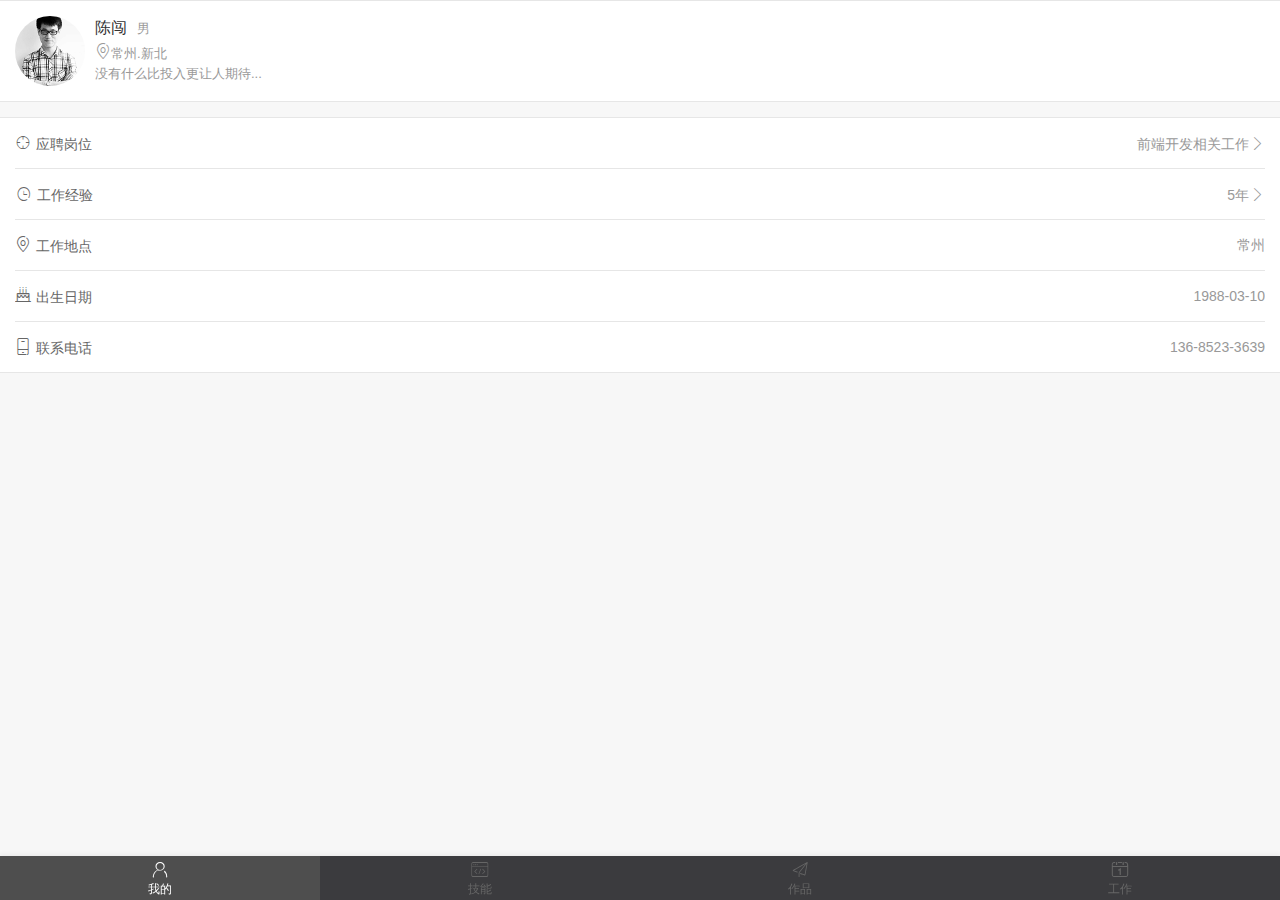
<file: index.html>
<!DOCTYPE html><html><head><meta charset=utf-8><meta name=viewport content="width=device-width,initial-scale=1,minimum-scale=1,maximum-scale=1,user-scalable=no"><meta name=format-detection content="telephone=no"><title>我的简历</title><link href=./static/css/app.7583b99dcdda62bdcbc6e8840151c86d.css rel=stylesheet></head><body><div id=app></div><script src=static/js/jquery-1.9.0.min.js></script><script src=static/js/mine.js></script><script type=text/javascript src=./static/js/manifest.197bc6d1ebd7aa167c52.js></script><script type=text/javascript src=./static/js/vendor.f3ba919b5373fc580d12.js></script><script type=text/javascript src=./static/js/app.f023192f9c94be9042e9.js></script></body></html>
</file>
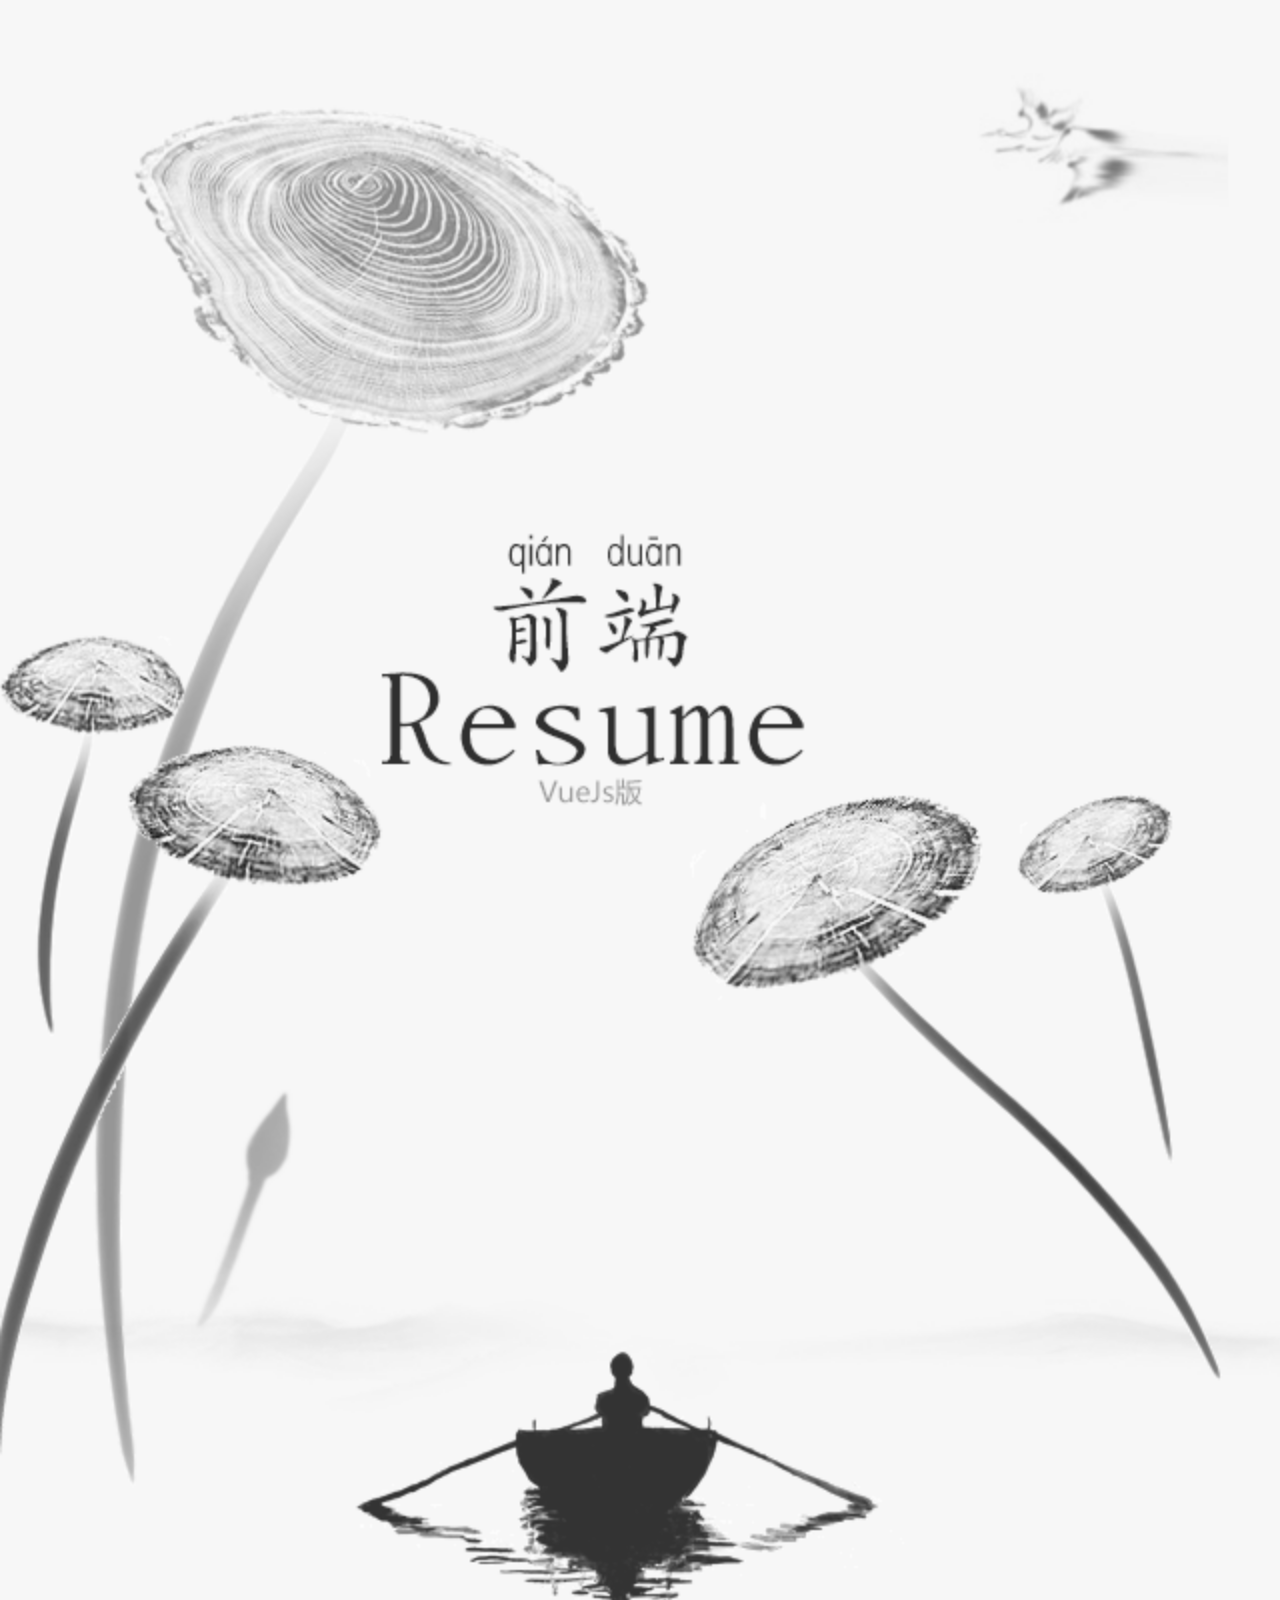
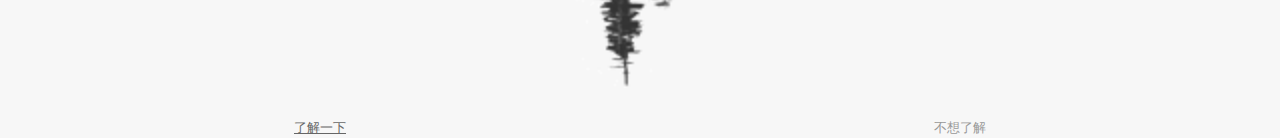
<file: welcome.html>
<!DOCTYPE html>
<html>
<head lang="en">
    <meta charset="UTF-8">
    <meta name="viewport" content="width=device-width,initial-scale=1.0,minimum-scale=1.0,maximum-scale=1.0,user-scalable=no" /><!--禁止缩放-->
    <meta name="format-detection" content="telephone=no" /><!--忽略数字为电话号码-->
    <title>我的简历</title>
    <link rel="stylesheet" href="static/css/app.7583b99dcdda62bdcbc6e8840151c86d.css"/>
    <style>
    .welcome_links{
    	width: 100%;
    }
	.welcome_links .flex{
		float: left;
		width: 50%;
		display: inline-block;
		text-align:center;
	}
    </style>
</head>
<body>

    <div class="welcome_wrap">
        <div class="welcome" v-if="welcome">
            <div class="welcome_img">
                <img :src="url_img">
            </div>
        </div>

        <div class="miss_box" v-if="!welcome">
            <div class="miss_img">
                <img :src="miss_img">
            </div>
            <p :class="{tip:isActive}">多送一次选择的机会</p>
        </div>

        <div class="welcome_links box_flex">
            <a :class="[{flex:isActive},{a_dec:isActive}]" href="index.html">了解一下</a>
            <a :class="[{flex:isActive},{c_9:isActive}]" href="javascript:void(0);" @click="miss_Page()">不想了解</a>
        </div>

    </div>

    <script src="static/js/jquery-1.9.0.min.js"></script>
    <script src="static/js/vue.js"></script>
    <script>
        new Vue({
            el:'.welcome_wrap',
            data:{
                isActive:true,
                welcome:true,
                url_img:'static/images/welcome.png',
                miss_img:'static/images/miss.png'
            },
            methods:{
                miss_Page: function () {
                    this.welcome=false
                }
            }
        })
    </script>
</body>
</html>
</file>
<file: static/css/app.7583b99dcdda62bdcbc6e8840151c86d.css>
blockquote,body,button,dd,dl,dt,fieldset,form,h1,h2,h3,h4,h5,h6,hr,img,input,legend,li,ol,p,pre,td,textarea,th,ul{border:none;margin:0;padding:0;outline:none;-webkit-font-smoothing:antialiased;-webkit-text-size-adjust:100%!important}body{margin:0 auto;box-sizing:border-box;background:#f7f7f7}body,button,input,select,textarea{font:12px/1.5 Helvetica,Arial,Microsoft Yahei,Hiragino Sans GB,Heiti SC,WenQuanYi Micro Hei,sans-serif}h1,h2,h3,h4,h5,h6{font-size:100%;font-weight:400}:focus{outline:0}img{width:100%;border:none;vertical-align:top}em,i{font-style:normal}ol,ul{list-style:none}a{color:#666;text-decoration:none}input::-webkit-input-placeholder,textarea::-webkit-input-placeholder{color:#c5c5c5}table{border-collapse:collapse}textarea{resize:none;overflow:auto}a,button,input,select,textarea{background:none;-webkit-tap-highlight-color:rgba(255,0,0,0);outline:none;-webkit-appearance:none}.clearfix:after{content:".";display:block;visibility:hidden;height:0;clear:both}.clearfix{zoom:1}.fl{float:left}.fr{float:right}.ml_10{margin-left:10px}.mt_15{margin-top:15px}.c_9{color:#999}.a_dec{text-decoration:underline}.welcome_links{margin-top:30px;font-size:13px;color:#444}.miss_img{margin:200px auto 0;width:68%}.tip{font-size:12px;text-align:center;margin:20px 0;color:#666}.footer,.mine_nav{width:100%;height:44px}.mine_nav{position:fixed;left:0;bottom:0;z-index:999;background:#3b3b3e;box-shadow:0 -1px 5px 1px rgba(0,0,0,.05)}.mine_nav .iconfont{font-size:18px}.mine_nav p{line-height:1}.mine_nav .flex{float:left;height:44px;width:25%;display:inline-block;text-align:center}.mine_box{padding:0 15px;background:#fff;border-top:1px solid #e6e6e6;border-bottom:1px solid #e6e6e6}.mine_info{padding:15px;overflow:hidden}.mine_pic,.mine_pic img{width:70px;height:70px;border-radius:50%}.mine_nav .router-link-active{color:#fff;background:#4e4e4e}.mine_text{margin-left:80px}.main_txt{font-size:16px;color:#333}.aff_txt{font-size:13px;color:#999}.info_list{margin-top:15px}.info_list .info_item{display:block;width:100%;height:50px;line-height:50px;font-size:14px;border-bottom:1px solid #e6e6e6;overflow:hidden}.info_list .info_item:last-child{border-bottom:none}.info_item>.iconfont{margin-right:5px}.item_aff{float:right;color:#999}.skill_box{width:100%;height:100vh;background:#3b3b3e;overflow:hidden}.skill_item{width:100%;padding-top:90px;margin:0 auto}.skill_ad{position:absolute;top:60px;left:50%;margin-left:-36px;width:72px;height:72px;line-height:72px;text-align:center;color:#fff;font-size:36px;border-radius:50%}.skill_ps{background:#1263a7}.skill_h5{background:#fc6628}.skill_js{background:#f7d12d}.skill_jq{background:#0769ad}.skill_php{background:#8391cb}.skill_axure{background:#9e0ebf}.skill_vue{background:#27b473}.skill_desc{width:68%;padding:40px 5% 0;height:232px;border-radius:6px;margin:10px auto;text-align:center;font-size:14px;color:#666;background:#fff}.skill_name{font-size:20px;color:#333}.skill_txt{margin-top:10px;min-height:100px}.skill_age h3{font-size:18px;color:#333}.skill_age p{font-size:12px}.skill_card_cont{position:relative;height:100%;overflow:hidden}.skill_card{z-index:2;position:absolute;left:0;top:0;width:100%}.skill_card.reset{transition:transform .3s;-webkit-transform:translateX(0)!important;transform:translateX(0)!important}.skill_card.reset .skill_card_choice{transition:opacity .5s;opacity:0!important}.skill_card.inactive{transition:transform .5s}.skill_card.to-left{-webkit-transform:translateX(-30em) rotate(-30deg)!important;transform:translateX(-30em) rotate(-30deg)!important}.skill_card.to-right{-webkit-transform:translate(30em) rotate(30deg)!important;transform:translate(30em) rotate(30deg)!important}.skill_card.below{z-index:1}.skill_item .skill_bg{position:absolute;width:78%;left:11%;margin-top:10px}.works,.works_menu{background:#fff}.works_menu{position:fixed;top:0;padding:15px;width:100%;box-sizing:border-box}.menu_box{width:100%;height:34px;line-height:34px;border:1px solid #787878;background:#787878;border-radius:6px;overflow:hidden}.menu_box a.flex{display:inline-block;width:33.3%;text-align:center;font-size:13px;color:#cfcfcf;box-sizing:border-box;border-right:1px solid #a4a4a4}.menu_box a:last-child{border-right:none}.menu_box a.active{color:#333;background:#fff}.works_box{margin-top:64px;padding:0 15px;overflow:hidden}.works_box .work_item{float:left;width:50%;box-sizing:border-box;margin-bottom:15px}.works_box .work_item:nth-child(2n-1){padding-right:8px}.works_box .work_item:nth-child(2n){padding-left:8px}.work_item p{font-size:13px;text-align:center;color:#666;line-height:2}.view{position:relative;height:100%;overflow-y:scroll}.card__item{margin-bottom:15px;padding:15px;border-top:4px solid #404040;box-shadow:0 1px 3px rgba(0,0,0,.05),0 1px 2px rgba(0,0,0,.15);background:#fff;cursor:pointer;transition:all .5s cubic-bezier(.23,1,.32,1) .3s}.card__item-red{border-top-color:#d93434}.card__item-red.card__full-top,.card__item-red p.info-player_logo{background:#d93434}.card__item-red:hover .info-place,.card__item-red:hover .info-player__name{color:#d93434}.card__item-pink{border-top-color:#f0495c}.card__item-pink.card__full-top,.card__item-pink p.info-player_logo{background:#f0495c}.card__item-pink:hover .info-place,.card__item-pink:hover .info-player__name{color:#f0495c}.card__item-black{border-top-color:#5f5f5f}.card__item-black.card__full-top,.card__item-black p.info-player_logo{background:#5f5f5f}.card__item-black:hover .info-place,.card__item-black:hover .info-player__name{color:#5f5f5f}.card__item-purple{border-top-color:#b8337e}.card__item-purple.card__full-top,.card__item-purple p.info-player_logo{background:#b8337e}.card__item-purple:hover .info-place,.card__item-purple:hover .info-player__name{color:#b8337e}.card__item:hover{background:#fff}.card__item:hover .info-player_logo{-webkit-transform:scale(1.1);transform:scale(1.1)}.card__info{-webkit-box-pack:justify;-ms-flex-pack:justify;justify-content:space-between}.card__info,.card__info .info-player{display:-webkit-box;display:-ms-flexbox;display:flex;-webkit-box-align:center;-ms-flex-align:center;align-items:center}.card__info .info-player_logo{position:relative;width:60px;height:60px;margin-right:10px;text-align:center;background:silver;border-radius:50%;font-size:36px;color:#fff;overflow:hidden;transition:all .5s cubic-bezier(.23,1,.32,1)}.logo_p{position:absolute;left:50%;top:50%;width:55px;-webkit-transform:scaleY(1) translate(-50%,-50%);transform:scaleY(1) translate(-50%,-50%)}.card__info .info-player__name span{display:block;font-size:12px;margin:0;color:#666}.card__info .info-player__name small{display:block;font-size:15px;color:#333}.card__info .info-place{margin:0;font-size:24px;color:#999}.card__full{position:fixed;top:50%;left:50%;width:100%;height:100%;z-index:2;overflow-y:scroll;visibility:hidden;-webkit-transform-origin:top center;transform-origin:top center;-webkit-transform:scaleY(0) translate(-50%,-50%);transform:scaleY(0) translate(-50%,-50%);transition:all .5s cubic-bezier(.23,1,.32,1)}.card__full.active{visibility:visible;-webkit-transform:scaleY(1) translate(-50%,-50%);transform:scaleY(1) translate(-50%,-50%)}.card__full.active .card__full-handle,.card__full.active .card__full-info,.card__full.active .card__full-item,.card__full.active .card__full_logo{opacity:1}.card__full-bottom{width:100%;height:66%;padding:15px;box-sizing:border-box;background:#fff}.card__full-top{position:relative;width:100%;color:#fff;height:33%;line-height:8em;text-align:center;font-size:20px;background:#5171c3;overflow:hidden}.card__full-top svg{position:absolute;top:10px;left:15px;fill:#fff;width:32px;cursor:pointer;transition:all .5s cubic-bezier(.23,1,.32,1)}.card__full-top svg:hover{fill:#fff}.card__full-handle,.card__full-info,.card__full-item,.card__full-num{opacity:0;transition:all .5s cubic-bezier(.23,1,.32,1);transition-duration:2s;transition-delay:.35s}.card__full-num{color:#fff;font-size:140px}.card__full-handle,.card__full-time{font-size:13px;color:#888}.card__full-info,.card__full-item{margin-top:10px;font-size:16px;color:#444;word-break:break-all}@font-face{font-family:iconfont;src:url([data-uri]);src:url([data-uri]#iefix) format("embedded-opentype"),url([data-uri]) format("woff"),url([data-uri]) format("truetype"),url([data-uri]#iconfont) format("svg")}.iconfont{font-family:iconfont!important;font-size:16px;font-style:normal;-webkit-font-smoothing:antialiased;-moz-osx-font-smoothing:grayscale}.icon-right:before{content:"\E65B"}.icon-toright:before{content:"\E651"}.icon-dingwei:before{content:"\E634"}.icon-riqi:before{content:"\E616"}.icon-101:before{content:"\E600"}.icon-shouji:before{content:"\E672"}.icon-work:before{content:"\E6BF"}.icon-wo:before{content:"\E687"}.icon-fuwuqi:before{content:"\E620"}.icon-shengri:before{content:"\E610"}.icon-qianduankaifa:before{content:"\E6AF"}.icon-toleft:before{content:"\E607"}.icon-shijian:before{content:"\E60A"}
</file>
